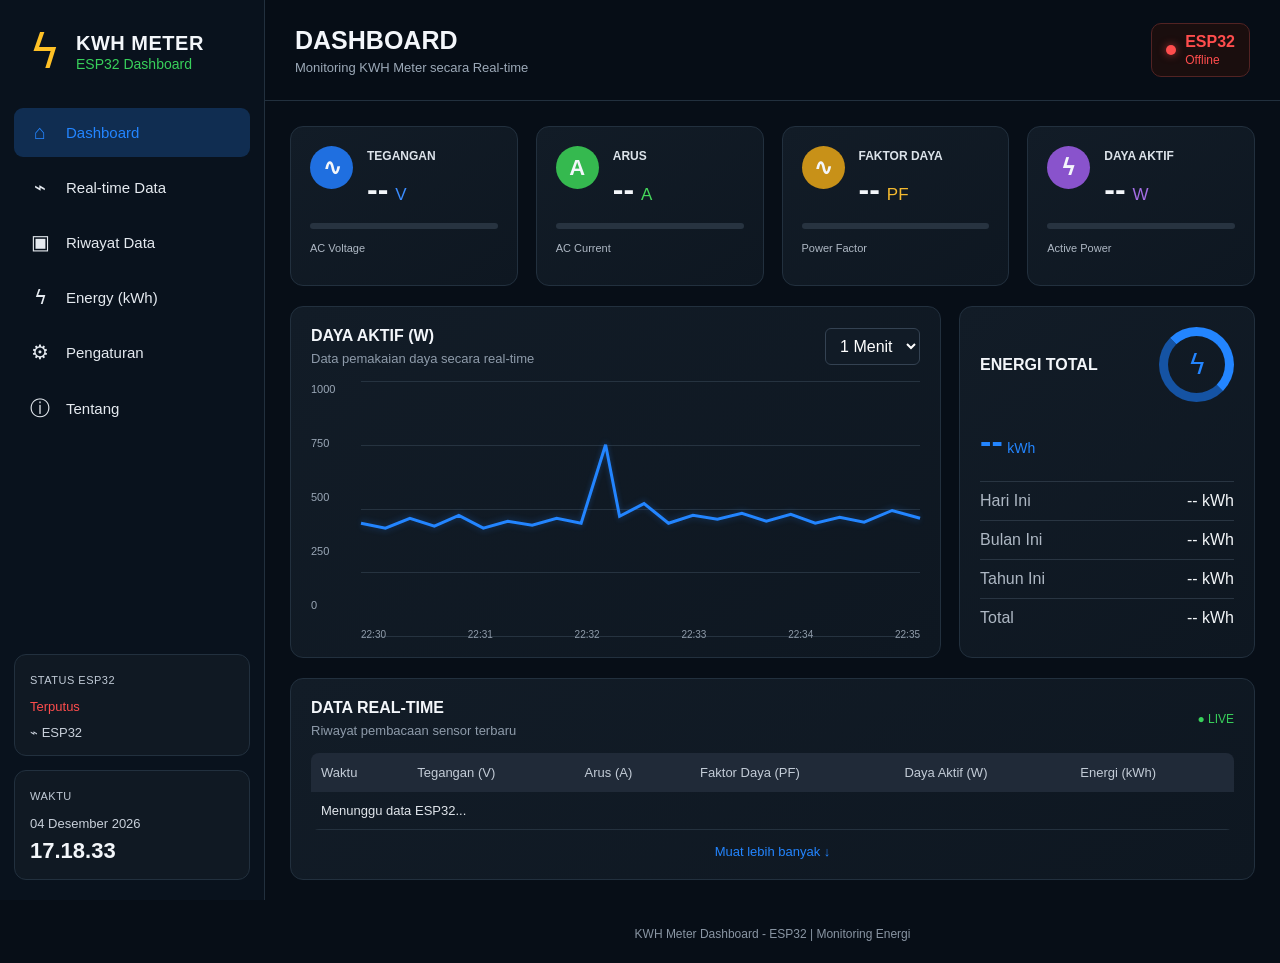
<file: kwh_meter/data/index.html>
<!DOCTYPE html>
<html lang="id">
<head>
<meta charset="UTF-8">
<meta name="viewport" content="width=device-width,initial-scale=1.0">
<title>Dashboard - KWH Meter</title>
<link rel="stylesheet" href="style.css">
</head>
<body>
<div class="sidebar-overlay" id="sidebarOverlay"></div>
<div class="app">
<aside class="sidebar">
  <div class="brand"><div class="brand-icon">ϟ</div><div><h2>KWH METER</h2><span>ESP32 Dashboard</span></div></div>
  <nav><a class="nav-item active" href="index.html"><span class="nav-icon">⌂</span><span>Dashboard</span></a><a class="nav-item " href="real-time.html"><span class="nav-icon">⌁</span><span>Real-time Data</span></a><a class="nav-item " href="riwayat.html"><span class="nav-icon">▣</span><span>Riwayat Data</span></a><a class="nav-item " href="energy.html"><span class="nav-icon">ϟ</span><span>Energy (kWh)</span></a><a class="nav-item " href="pengaturan.html"><span class="nav-icon">⚙</span><span>Pengaturan</span></a><a class="nav-item " href="tentang.html"><span class="nav-icon">ⓘ</span><span>Tentang</span></a></nav>
  <div class="sidebar-bottom">
    <div class="side-card">
      <small>STATUS ESP32</small>
      <div class="online" data-connection><i></i> Menghubungkan...</div>
      <p>⌁ <span id="espHost">ESP32</span></p>
    </div>
    <div class="side-card time-card">
      <small>WAKTU</small>
      <p id="sideDate">--</p>
      <strong id="sideTime">--:--:--</strong>
    </div>
  </div>
</aside>
<main class="main">
<header class="header">
  <div class="header-title">
    <button class="menu" aria-label="Buka menu">☰</button>
    <div><h1>DASHBOARD</h1><p>Monitoring KWH Meter secara Real-time</p></div>
  </div>
  <div class="esp-status" id="espStatus"><i></i><div><strong>ESP32</strong><span id="connectionStatus">Menghubungkan...</span></div></div>
</header>
<section class="content">
<div class="metrics">
<div class="metric-card voltage"><div class="metric-icon">∿</div><div class="metric-info"><span>TEGANGAN</span><div><strong id="voltage">--</strong><b>V</b></div></div><div class="meter"><span></span></div><small>AC Voltage</small></div>
<div class="metric-card current"><div class="metric-icon">A</div><div class="metric-info"><span>ARUS</span><div><strong id="current">--</strong><b>A</b></div></div><div class="meter"><span></span></div><small>AC Current</small></div>
<div class="metric-card pf"><div class="metric-icon">∿</div><div class="metric-info"><span>FAKTOR DAYA</span><div><strong id="powerFactor">--</strong><b>PF</b></div></div><div class="meter"><span></span></div><small>Power Factor</small></div>
<div class="metric-card power"><div class="metric-icon">ϟ</div><div class="metric-info"><span>DAYA AKTIF</span><div><strong id="activePower">--</strong><b>W</b></div></div><div class="meter"><span></span></div><small>Active Power</small></div>
</div>
<div class="middle-grid">
<div class="panel chart-panel"><div class="panel-header"><div><h2>DAYA AKTIF (W)</h2><p>Data pemakaian daya secara real-time</p></div><select><option>1 Menit</option><option>5 Menit</option><option>1 Jam</option></select></div>
<div class="chart"><div class="y-labels"><span>1000</span><span>750</span><span>500</span><span>250</span><span>0</span></div><div class="graph">
<div class="grid-line g1"></div><div class="grid-line g2"></div><div class="grid-line g3"></div><div class="grid-line g4"></div><div class="grid-line g5"></div>
<svg viewBox="0 0 800 260" preserveAspectRatio="none"><polyline points="0,145 35,150 70,140 105,148 140,137 175,150 210,143 245,147 280,140 315,145 350,65 370,138 405,125 440,145 475,137 510,141 545,135 580,143 615,136 650,145 685,139 720,144 760,132 800,140"/></svg>
<div class="x-labels"><span>22:30</span><span>22:31</span><span>22:32</span><span>22:33</span><span>22:34</span><span>22:35</span></div>
</div></div></div>
<div class="panel energy-panel"><div class="panel-header"><h2>ENERGI TOTAL</h2><div class="energy-ring">ϟ</div></div>
<div class="energy-value"><strong id="energyTotal">--</strong> <span>kWh</span></div>
<div class="energy-list"><div><span>Hari Ini</span><b id="energyToday">-- kWh</b></div><div><span>Bulan Ini</span><b id="energyMonth">-- kWh</b></div><div><span>Tahun Ini</span><b id="energyYear">-- kWh</b></div><div><span>Total</span><b id="energyTotalSide">-- kWh</b></div></div></div>
</div>
<div class="panel table-panel"><div class="panel-header"><div><h2>DATA REAL-TIME</h2><p>Riwayat pembacaan sensor terbaru</p></div><span class="live-badge">● LIVE</span></div>
<div class="table-wrap"><table><thead><tr><th>Waktu</th><th>Tegangan (V)</th><th>Arus (A)</th><th>Faktor Daya (PF)</th><th>Daya Aktif (W)</th><th>Energi (kWh)</th></tr></thead>
<tbody id="historyBody" data-live-rows="true"><tr><td colspan="6">Menunggu data ESP32...</td></tr></tbody></table></div><button class="more">Muat lebih banyak ↓</button></div>
</section>
<footer>KWH Meter Dashboard - ESP32 | Monitoring Energi</footer>
</main></div>
<script src="script.js"></script>
</body></html>
</file>
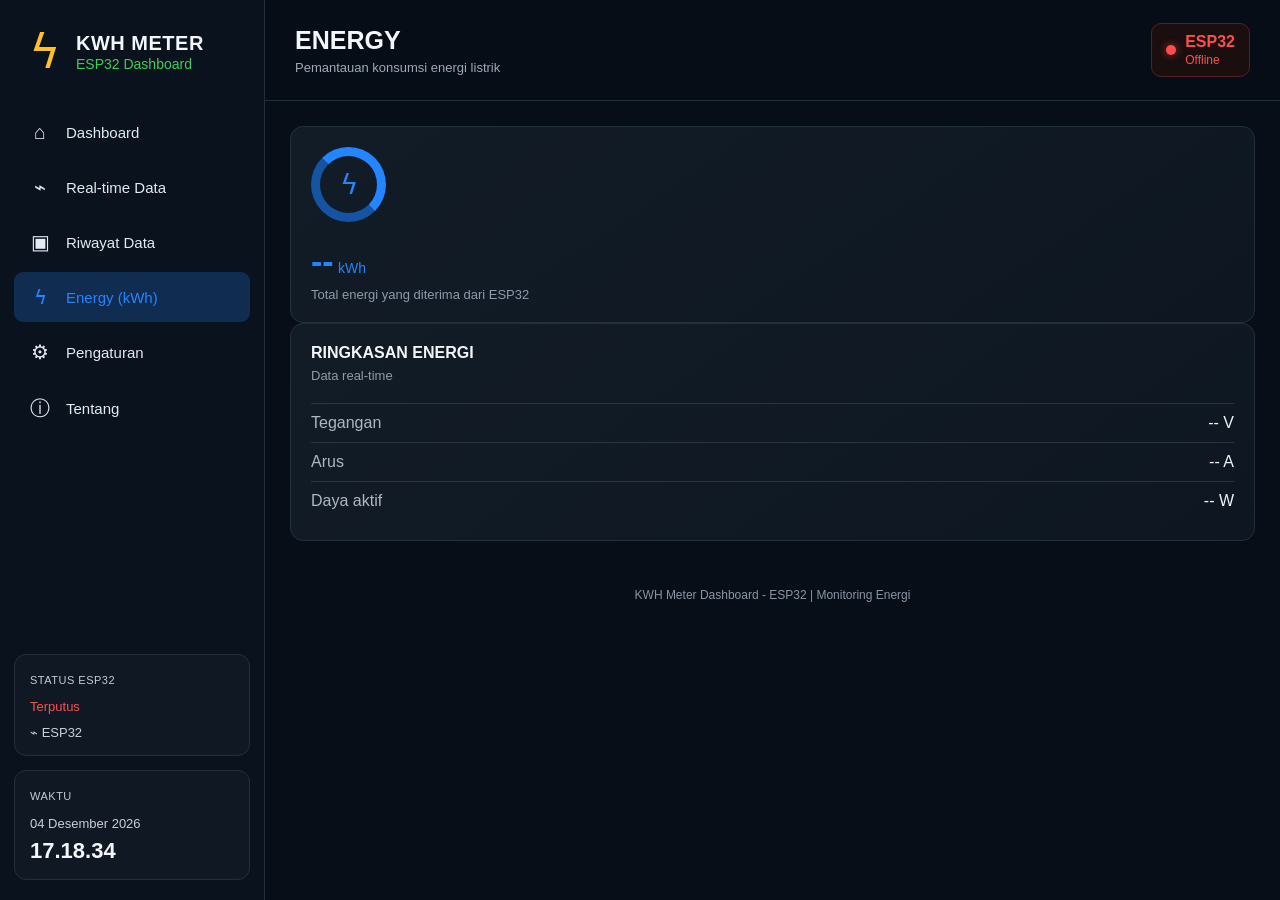
<file: kwh_meter/data/energy.html>
<!DOCTYPE html>
<html lang="id">
<head>
<meta charset="UTF-8">
<meta name="viewport" content="width=device-width,initial-scale=1.0">
<title>Energy - KWH Meter</title>
<link rel="stylesheet" href="style.css">
</head>
<body>
<div class="sidebar-overlay" id="sidebarOverlay"></div>
<div class="app">
<aside class="sidebar">
  <div class="brand"><div class="brand-icon">ϟ</div><div><h2>KWH METER</h2><span>ESP32 Dashboard</span></div></div>
  <nav><a class="nav-item " href="index.html"><span class="nav-icon">⌂</span><span>Dashboard</span></a><a class="nav-item " href="real-time.html"><span class="nav-icon">⌁</span><span>Real-time Data</span></a><a class="nav-item " href="riwayat.html"><span class="nav-icon">▣</span><span>Riwayat Data</span></a><a class="nav-item active" href="energy.html"><span class="nav-icon">ϟ</span><span>Energy (kWh)</span></a><a class="nav-item " href="pengaturan.html"><span class="nav-icon">⚙</span><span>Pengaturan</span></a><a class="nav-item " href="tentang.html"><span class="nav-icon">ⓘ</span><span>Tentang</span></a></nav>
  <div class="sidebar-bottom">
    <div class="side-card">
      <small>STATUS ESP32</small>
      <div class="online" data-connection><i></i> Menghubungkan...</div>
      <p>⌁ <span id="espHost">ESP32</span></p>
    </div>
    <div class="side-card time-card">
      <small>WAKTU</small>
      <p id="sideDate">--</p>
      <strong id="sideTime">--:--:--</strong>
    </div>
  </div>
</aside>
<main class="main">
<header class="header">
  <div class="header-title">
    <button class="menu" aria-label="Buka menu">☰</button>
    <div><h1>ENERGY</h1><p>Pemantauan konsumsi energi listrik</p></div>
  </div>
  <div class="esp-status" id="espStatus"><i></i><div><strong>ESP32</strong><span id="connectionStatus">Menghubungkan...</span></div></div>
</header>
<section class="content">
<div class="panel energy-page"><div class="ring">ϟ</div><div class="energy-value"><strong id="energy">--</strong> <span>kWh</span></div><p class="muted">Total energi yang diterima dari ESP32</p></div>
<div class="panel"><div class="panel-header"><div><h2>RINGKASAN ENERGI</h2><p>Data real-time</p></div></div>
<div class="energy-list"><div><span>Tegangan</span><b id="energyVoltage">-- V</b></div><div><span>Arus</span><b id="energyCurrent">-- A</b></div><div><span>Daya aktif</span><b id="energyPower">-- W</b></div></div></div>
</section>
<footer>KWH Meter Dashboard - ESP32 | Monitoring Energi</footer>
</main></div>
<script src="script.js"></script>
</body></html>
</file>
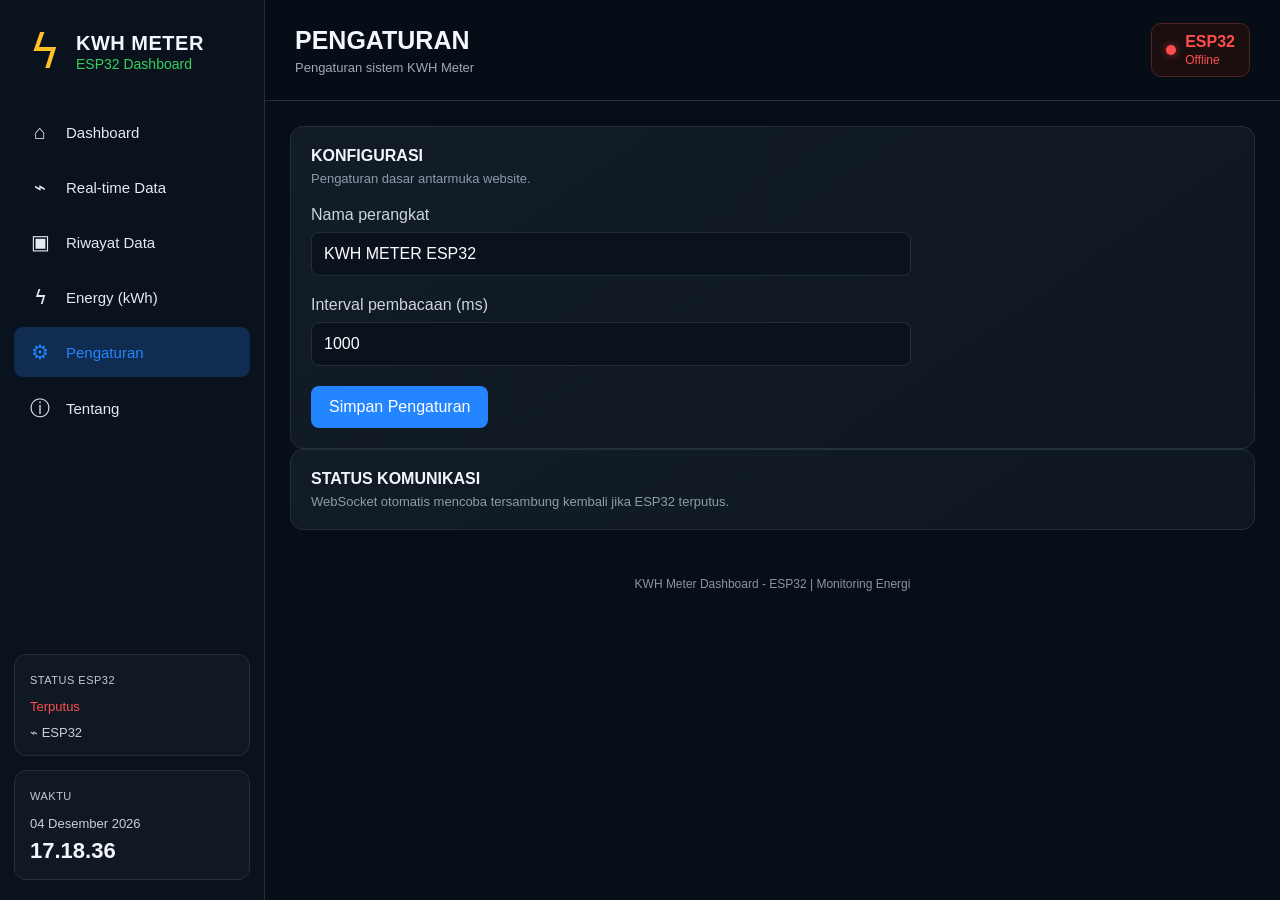
<file: kwh_meter/data/pengaturan.html>
<!DOCTYPE html>
<html lang="id">
<head>
<meta charset="UTF-8">
<meta name="viewport" content="width=device-width,initial-scale=1.0">
<title>Pengaturan - KWH Meter</title>
<link rel="stylesheet" href="style.css">
</head>
<body>
<div class="sidebar-overlay" id="sidebarOverlay"></div>
<div class="app">
<aside class="sidebar">
  <div class="brand"><div class="brand-icon">ϟ</div><div><h2>KWH METER</h2><span>ESP32 Dashboard</span></div></div>
  <nav><a class="nav-item " href="index.html"><span class="nav-icon">⌂</span><span>Dashboard</span></a><a class="nav-item " href="real-time.html"><span class="nav-icon">⌁</span><span>Real-time Data</span></a><a class="nav-item " href="riwayat.html"><span class="nav-icon">▣</span><span>Riwayat Data</span></a><a class="nav-item " href="energy.html"><span class="nav-icon">ϟ</span><span>Energy (kWh)</span></a><a class="nav-item active" href="pengaturan.html"><span class="nav-icon">⚙</span><span>Pengaturan</span></a><a class="nav-item " href="tentang.html"><span class="nav-icon">ⓘ</span><span>Tentang</span></a></nav>
  <div class="sidebar-bottom">
    <div class="side-card">
      <small>STATUS ESP32</small>
      <div class="online" data-connection><i></i> Menghubungkan...</div>
      <p>⌁ <span id="espHost">ESP32</span></p>
    </div>
    <div class="side-card time-card">
      <small>WAKTU</small>
      <p id="sideDate">--</p>
      <strong id="sideTime">--:--:--</strong>
    </div>
  </div>
</aside>
<main class="main">
<header class="header">
  <div class="header-title">
    <button class="menu" aria-label="Buka menu">☰</button>
    <div><h1>PENGATURAN</h1><p>Pengaturan sistem KWH Meter</p></div>
  </div>
  <div class="esp-status" id="espStatus"><i></i><div><strong>ESP32</strong><span id="connectionStatus">Menghubungkan...</span></div></div>
</header>
<section class="content">
<div class="panel settings"><h2>KONFIGURASI</h2><p>Pengaturan dasar antarmuka website.</p>
<label>Nama perangkat<input id="deviceName" value="KWH METER ESP32"></label>
<label>Interval pembacaan (ms)<input id="interval" type="number" value="1000" min="100"></label>
<button onclick="saveSettings()">Simpan Pengaturan</button><span id="saveInfo"></span></div>
<div class="panel"><h2>STATUS KOMUNIKASI</h2><p>WebSocket otomatis mencoba tersambung kembali jika ESP32 terputus.</p></div>
</section>
<footer>KWH Meter Dashboard - ESP32 | Monitoring Energi</footer>
</main></div>
<script src="script.js"></script>
</body></html>
</file>
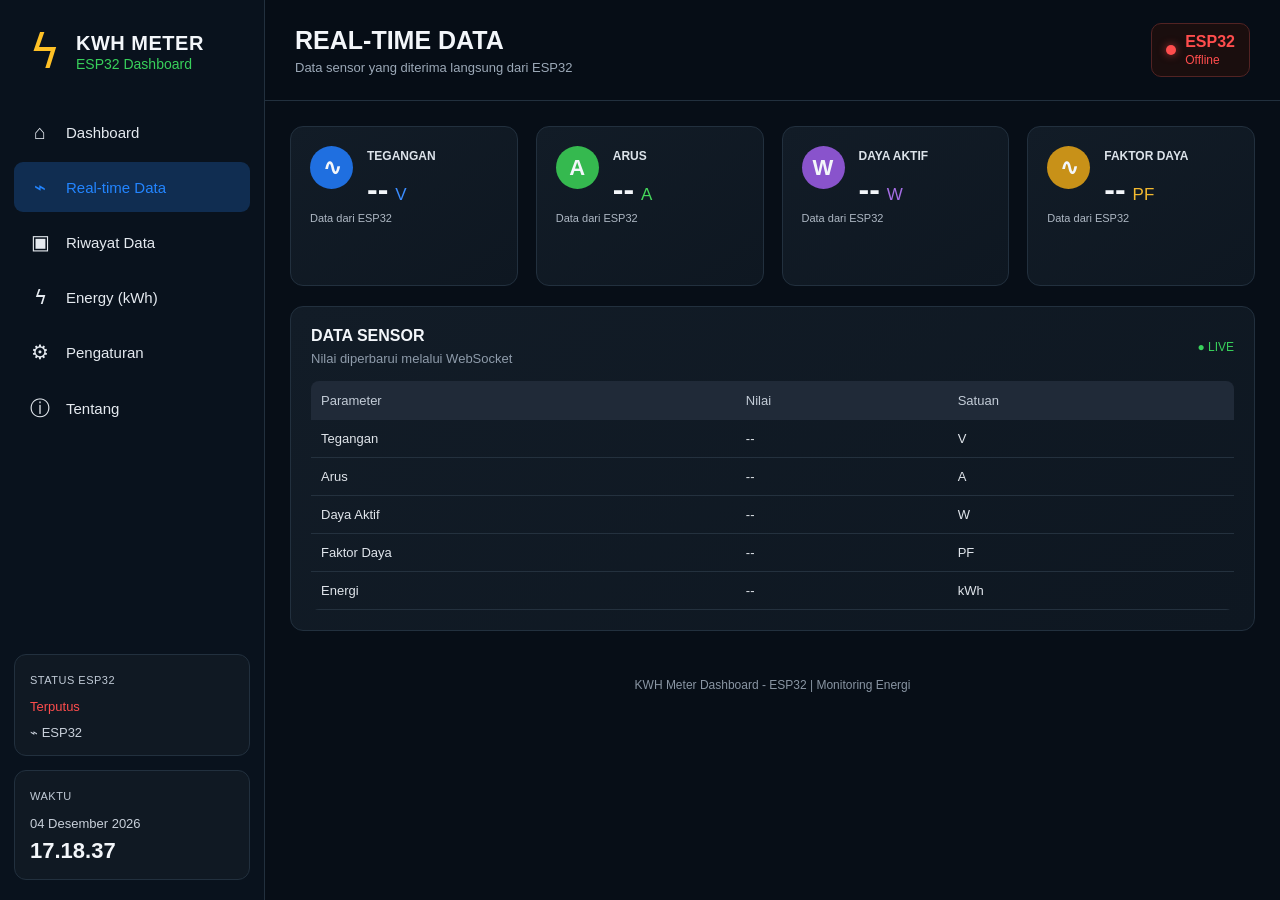
<file: kwh_meter/data/real-time.html>
<!DOCTYPE html>
<html lang="id">
<head>
<meta charset="UTF-8">
<meta name="viewport" content="width=device-width,initial-scale=1.0">
<title>Real-time Data - KWH Meter</title>
<link rel="stylesheet" href="style.css">
</head>
<body>
<div class="sidebar-overlay" id="sidebarOverlay"></div>
<div class="app">
<aside class="sidebar">
  <div class="brand"><div class="brand-icon">ϟ</div><div><h2>KWH METER</h2><span>ESP32 Dashboard</span></div></div>
  <nav><a class="nav-item " href="index.html"><span class="nav-icon">⌂</span><span>Dashboard</span></a><a class="nav-item active" href="real-time.html"><span class="nav-icon">⌁</span><span>Real-time Data</span></a><a class="nav-item " href="riwayat.html"><span class="nav-icon">▣</span><span>Riwayat Data</span></a><a class="nav-item " href="energy.html"><span class="nav-icon">ϟ</span><span>Energy (kWh)</span></a><a class="nav-item " href="pengaturan.html"><span class="nav-icon">⚙</span><span>Pengaturan</span></a><a class="nav-item " href="tentang.html"><span class="nav-icon">ⓘ</span><span>Tentang</span></a></nav>
  <div class="sidebar-bottom">
    <div class="side-card">
      <small>STATUS ESP32</small>
      <div class="online" data-connection><i></i> Menghubungkan...</div>
      <p>⌁ <span id="espHost">ESP32</span></p>
    </div>
    <div class="side-card time-card">
      <small>WAKTU</small>
      <p id="sideDate">--</p>
      <strong id="sideTime">--:--:--</strong>
    </div>
  </div>
</aside>
<main class="main">
<header class="header">
  <div class="header-title">
    <button class="menu" aria-label="Buka menu">☰</button>
    <div><h1>REAL-TIME DATA</h1><p>Data sensor yang diterima langsung dari ESP32</p></div>
  </div>
  <div class="esp-status" id="espStatus"><i></i><div><strong>ESP32</strong><span id="connectionStatus">Menghubungkan...</span></div></div>
</header>
<section class="content">
<div class="metrics">
<div class="metric-card voltage"><div class="metric-icon">∿</div><div class="metric-info"><span>TEGANGAN</span><div><strong id="voltage">--</strong><b>V</b></div></div><small>Data dari ESP32</small></div>
<div class="metric-card current"><div class="metric-icon">A</div><div class="metric-info"><span>ARUS</span><div><strong id="current">--</strong><b>A</b></div></div><small>Data dari ESP32</small></div>
<div class="metric-card power"><div class="metric-icon">W</div><div class="metric-info"><span>DAYA AKTIF</span><div><strong id="activePower">--</strong><b>W</b></div></div><small>Data dari ESP32</small></div>
<div class="metric-card pf"><div class="metric-icon">∿</div><div class="metric-info"><span>FAKTOR DAYA</span><div><strong id="powerFactor">--</strong><b>PF</b></div></div><small>Data dari ESP32</small></div>
</div>
<div class="panel table-panel"><div class="panel-header"><div><h2>DATA SENSOR</h2><p>Nilai diperbarui melalui WebSocket</p></div><span class="live-badge">● LIVE</span></div>
<div class="table-wrap"><table><thead><tr><th>Parameter</th><th>Nilai</th><th>Satuan</th></tr></thead><tbody>
<tr><td>Tegangan</td><td id="tVoltage">--</td><td>V</td></tr><tr><td>Arus</td><td id="tCurrent">--</td><td>A</td></tr><tr><td>Daya Aktif</td><td id="tPower">--</td><td>W</td></tr><tr><td>Faktor Daya</td><td id="tPf">--</td><td>PF</td></tr><tr><td>Energi</td><td id="tEnergy">--</td><td>kWh</td></tr>
</tbody></table></div></div>
</section>
<footer>KWH Meter Dashboard - ESP32 | Monitoring Energi</footer>
</main></div>
<script src="script.js"></script>
</body></html>
</file>
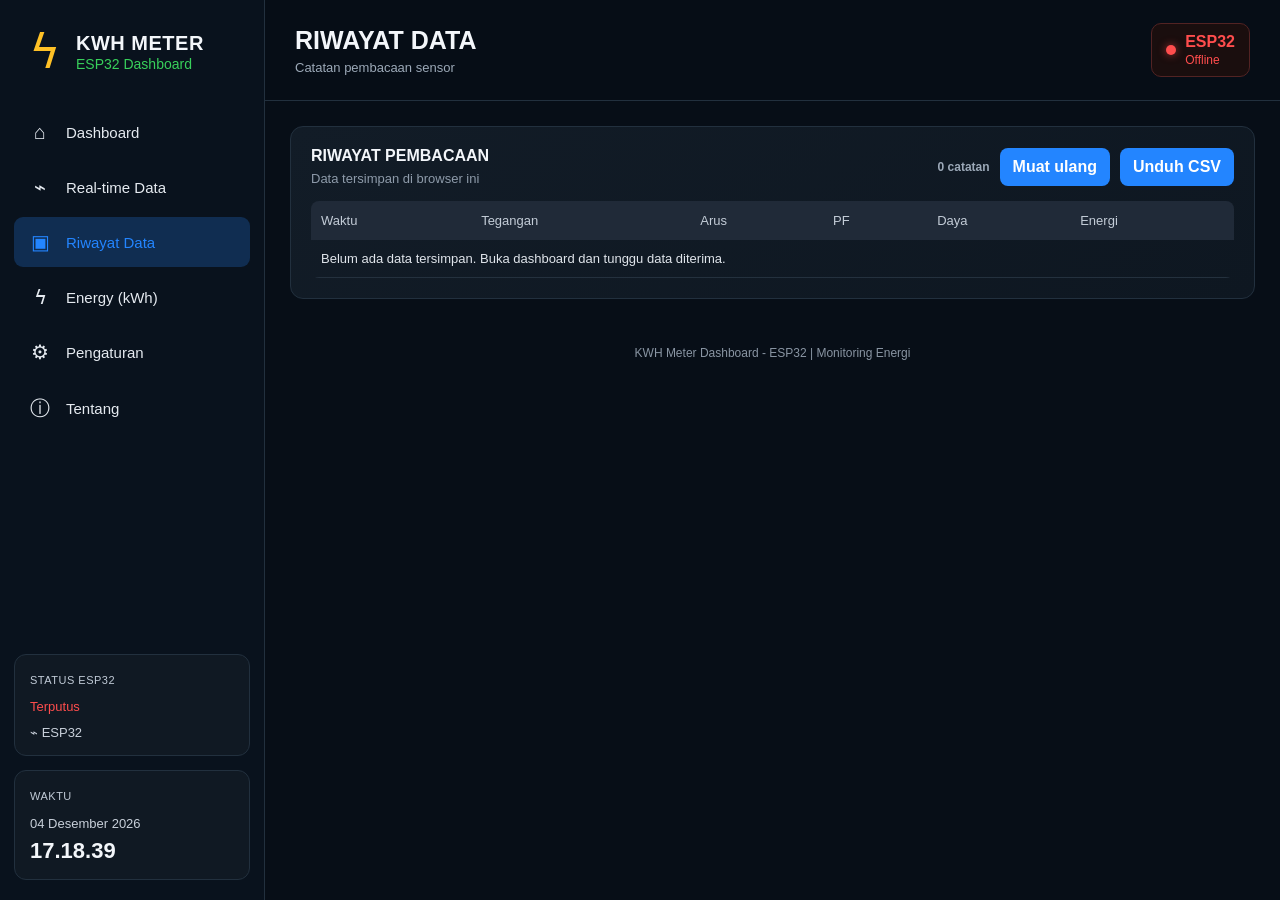
<file: kwh_meter/data/riwayat.html>
<!DOCTYPE html>
<html lang="id">
<head>
<meta charset="UTF-8">
<meta name="viewport" content="width=device-width,initial-scale=1.0">
<title>Riwayat Data - KWH Meter</title>
<link rel="stylesheet" href="style.css">
</head>
<body>
<div class="sidebar-overlay" id="sidebarOverlay"></div>
<div class="app">
<aside class="sidebar">
  <div class="brand"><div class="brand-icon">ϟ</div><div><h2>KWH METER</h2><span>ESP32 Dashboard</span></div></div>
  <nav><a class="nav-item " href="index.html"><span class="nav-icon">⌂</span><span>Dashboard</span></a><a class="nav-item " href="real-time.html"><span class="nav-icon">⌁</span><span>Real-time Data</span></a><a class="nav-item active" href="riwayat.html"><span class="nav-icon">▣</span><span>Riwayat Data</span></a><a class="nav-item " href="energy.html"><span class="nav-icon">ϟ</span><span>Energy (kWh)</span></a><a class="nav-item " href="pengaturan.html"><span class="nav-icon">⚙</span><span>Pengaturan</span></a><a class="nav-item " href="tentang.html"><span class="nav-icon">ⓘ</span><span>Tentang</span></a></nav>
  <div class="sidebar-bottom">
    <div class="side-card">
      <small>STATUS ESP32</small>
      <div class="online" data-connection><i></i> Menghubungkan...</div>
      <p>⌁ <span id="espHost">ESP32</span></p>
    </div>
    <div class="side-card time-card">
      <small>WAKTU</small>
      <p id="sideDate">--</p>
      <strong id="sideTime">--:--:--</strong>
    </div>
  </div>
</aside>
<main class="main">
<header class="header">
  <div class="header-title">
    <button class="menu" aria-label="Buka menu">☰</button>
    <div><h1>RIWAYAT DATA</h1><p>Catatan pembacaan sensor</p></div>
  </div>
  <div class="esp-status" id="espStatus"><i></i><div><strong>ESP32</strong><span id="connectionStatus">Menghubungkan...</span></div></div>
</header>
<section class="content">
<div class="panel"><div class="panel-header"><div><h2>RIWAYAT PEMBACAAN</h2><p>Data tersimpan di browser ini</p></div>
<div class="history-actions"><strong id="historyCount">0 catatan</strong><button class="history-btn" id="refreshHistory">Muat ulang</button><button class="history-btn" id="exportCsv">Unduh CSV</button></div></div>
<div class="table-wrap"><table><thead><tr><th>Waktu</th><th>Tegangan</th><th>Arus</th><th>PF</th><th>Daya</th><th>Energi</th></tr></thead>
<tbody id="historyBody"><tr><td colspan="6">Memuat riwayat tersimpan...</td></tr></tbody></table></div></div>
</section>
<footer>KWH Meter Dashboard - ESP32 | Monitoring Energi</footer>
</main></div>
<script src="script.js"></script>
</body></html>
</file>
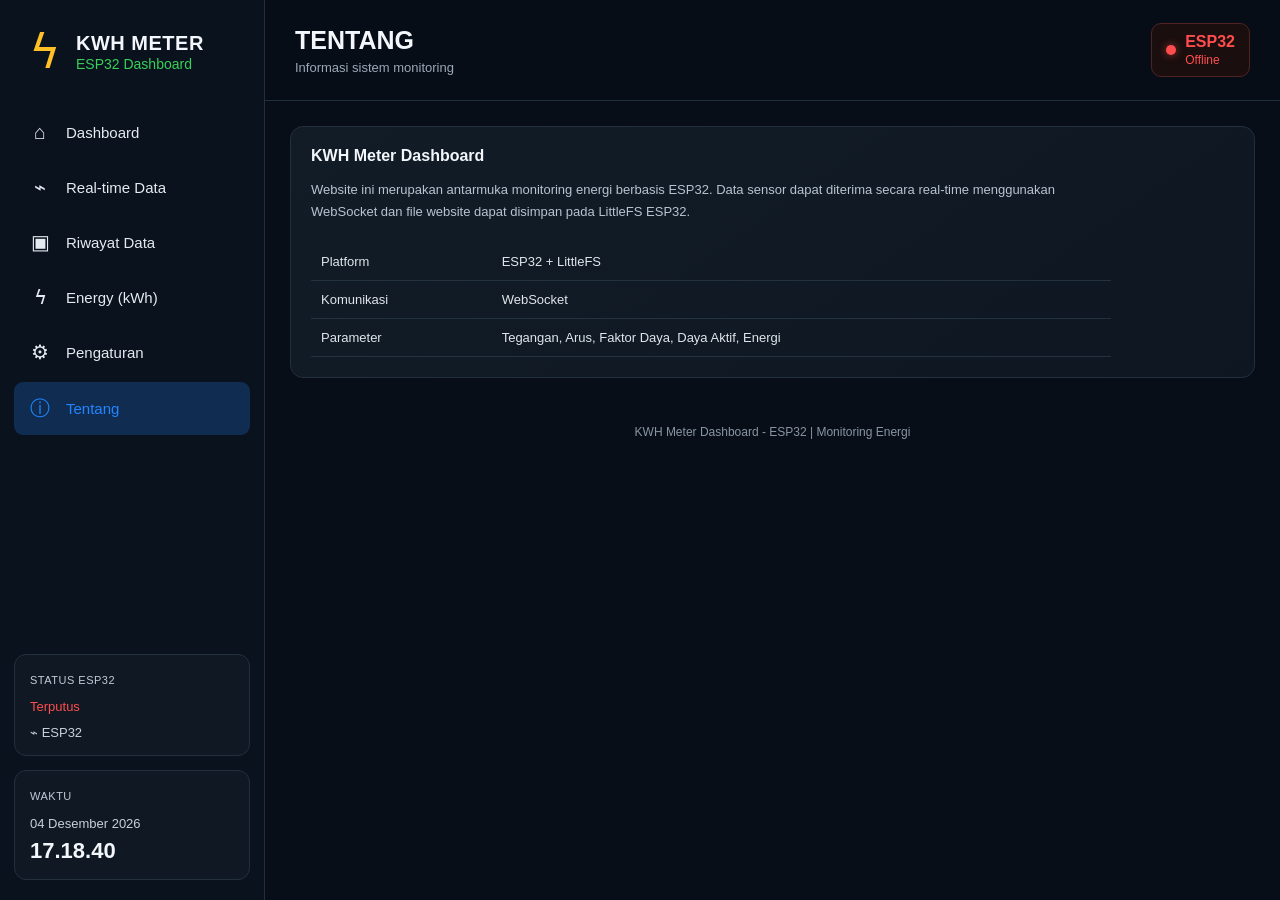
<file: kwh_meter/data/tentang.html>
<!DOCTYPE html>
<html lang="id">
<head>
<meta charset="UTF-8">
<meta name="viewport" content="width=device-width,initial-scale=1.0">
<title>Tentang - KWH Meter</title>
<link rel="stylesheet" href="style.css">
</head>
<body>
<div class="sidebar-overlay" id="sidebarOverlay"></div>
<div class="app">
<aside class="sidebar">
  <div class="brand"><div class="brand-icon">ϟ</div><div><h2>KWH METER</h2><span>ESP32 Dashboard</span></div></div>
  <nav><a class="nav-item " href="index.html"><span class="nav-icon">⌂</span><span>Dashboard</span></a><a class="nav-item " href="real-time.html"><span class="nav-icon">⌁</span><span>Real-time Data</span></a><a class="nav-item " href="riwayat.html"><span class="nav-icon">▣</span><span>Riwayat Data</span></a><a class="nav-item " href="energy.html"><span class="nav-icon">ϟ</span><span>Energy (kWh)</span></a><a class="nav-item " href="pengaturan.html"><span class="nav-icon">⚙</span><span>Pengaturan</span></a><a class="nav-item active" href="tentang.html"><span class="nav-icon">ⓘ</span><span>Tentang</span></a></nav>
  <div class="sidebar-bottom">
    <div class="side-card">
      <small>STATUS ESP32</small>
      <div class="online" data-connection><i></i> Menghubungkan...</div>
      <p>⌁ <span id="espHost">ESP32</span></p>
    </div>
    <div class="side-card time-card">
      <small>WAKTU</small>
      <p id="sideDate">--</p>
      <strong id="sideTime">--:--:--</strong>
    </div>
  </div>
</aside>
<main class="main">
<header class="header">
  <div class="header-title">
    <button class="menu" aria-label="Buka menu">☰</button>
    <div><h1>TENTANG</h1><p>Informasi sistem monitoring</p></div>
  </div>
  <div class="esp-status" id="espStatus"><i></i><div><strong>ESP32</strong><span id="connectionStatus">Menghubungkan...</span></div></div>
</header>
<section class="content">
<div class="panel about"><h2>KWH Meter Dashboard</h2><p>Website ini merupakan antarmuka monitoring energi berbasis ESP32. Data sensor dapat diterima secara real-time menggunakan WebSocket dan file website dapat disimpan pada LittleFS ESP32.</p>
<table class="info-table"><tbody><tr><td>Platform</td><td>ESP32 + LittleFS</td></tr><tr><td>Komunikasi</td><td>WebSocket</td></tr><tr><td>Parameter</td><td>Tegangan, Arus, Faktor Daya, Daya Aktif, Energi</td></tr></tbody></table></div>
</section>
<footer>KWH Meter Dashboard - ESP32 | Monitoring Energi</footer>
</main></div>
<script src="script.js"></script>
</body></html>
</file>
<file: kwh_meter/data/style.css>
*{box-sizing:border-box;margin:0;padding:0}
:root{
 --bg:#070e17;--sidebar:#09121d;--panel:#101923;--panel2:#121d29;
 --border:#22303e;--text:#f3f6fa;--muted:#9ca9b8;--blue:#2385ff;
 --green:#38d05b;--yellow:#f5b82e;--purple:#9b5de5;--danger:#ff4d4d;
}
html{scroll-behavior:smooth}
body{font-family:Arial,Helvetica,sans-serif;background:var(--bg);color:var(--text);min-height:100vh;overflow-x:hidden}
button,input,select{font:inherit}
.app{display:flex;min-height:100vh}

/* SIDEBAR */
.sidebar{position:fixed;inset:0 auto 0 0;width:265px;z-index:1000;border-right:1px solid var(--border);background:var(--sidebar);padding:28px 14px 20px;display:flex;flex-direction:column;overflow-y:auto}
.brand{display:flex;align-items:center;gap:15px;padding:0 15px 32px}
.brand-icon{font-size:48px;line-height:1;color:#ffc126}
.brand h2{font-size:20px;letter-spacing:.5px}
.brand span{color:var(--green);font-size:14px}
.sidebar nav{display:flex;flex-direction:column;gap:5px}
.nav-item{color:#e5eaf0;text-decoration:none;padding:13px 15px;border-radius:9px;display:flex;align-items:center;gap:15px;font-size:15px;transition:.2s}
.nav-item .nav-icon{width:22px;text-align:center;font-size:20px}
.nav-item:hover,.nav-item.active{background:#102d51;color:var(--blue)}
.sidebar-bottom{margin-top:auto}
.side-card{border:1px solid var(--border);background:var(--panel);border-radius:12px;padding:15px;margin-top:14px}
.side-card small{color:#c1cbd7;font-size:11px;letter-spacing:.5px}
.side-card p{color:#c8d0da;margin-top:8px;font-size:13px}
.online{color:var(--green);margin:11px 0;font-size:13px}
.online i,.esp-status i{display:inline-block;width:10px;height:10px;border-radius:50%;background:var(--green);margin-right:8px;box-shadow:0 0 9px rgba(56,208,91,.7)}
.offline i{background:var(--danger);box-shadow:0 0 9px rgba(255,77,77,.6)}
.offline{color:var(--danger)}
.time-card p{margin:12px 0 7px}.time-card strong{font-size:22px}

/* MAIN */
.main{margin-left:265px;flex:1;min-width:0}
.header{height:101px;border-bottom:1px solid var(--border);display:flex;align-items:center;justify-content:space-between;padding:0 30px;position:sticky;top:0;background:rgba(7,14,23,.94);backdrop-filter:blur(10px);z-index:20}
.header-title{display:flex;align-items:center;gap:14px;min-width:0}
.header h1{font-size:25px}.header p{color:var(--muted);margin-top:5px;font-size:13px}
.menu{display:none;border:0;background:transparent;color:var(--text);font-size:27px;cursor:pointer;padding:4px}
.esp-status{display:flex;align-items:center;gap:9px;border:1px solid #164f32;background:#0c1817;border-radius:10px;padding:9px 14px;white-space:nowrap}
.esp-status i{margin:0}.esp-status strong,.esp-status span{display:block}.esp-status span{color:var(--green);font-size:12px;margin-top:2px}
.esp-status.offline{border-color:#522323;background:#1a0e0e}

/* CONTENT */
.content{padding:25px;max-width:1600px;margin:auto}
.metrics{display:grid;grid-template-columns:repeat(4,minmax(0,1fr));gap:18px}
.metric-card,.panel{border:1px solid var(--border);background:linear-gradient(145deg,#121c27,#0e1721);border-radius:13px}
.metric-card{padding:19px;min-height:160px}
.metric-icon{width:43px;height:43px;border-radius:50%;display:flex;align-items:center;justify-content:center;font-weight:bold;font-size:22px;float:left;margin-right:14px}
.voltage .metric-icon{background:#1f6fe0}.current .metric-icon{background:#35b94f}.pf .metric-icon{background:#c89118}.power .metric-icon{background:#8953cc}
.metric-info span{font-size:12px;font-weight:bold;color:#dce3ea}.metric-info div{margin-top:7px;white-space:nowrap}
.metric-info strong{font-size:32px}.metric-info b{font-size:17px;margin-left:7px;font-weight:normal}
.voltage .metric-info b{color:#3b8dff}.current .metric-info b{color:#45d75b}.pf .metric-info b{color:#f3b92f}.power .metric-info b{color:#a46de4}
.meter{clear:both;height:6px;background:#273340;border-radius:10px;margin:15px 0 9px;overflow:hidden}.meter span{display:block;height:100%;border-radius:inherit;width:0;transition:width .35s}
.voltage .meter span{background:var(--blue)}.current .meter span{background:#43ca58}.pf .meter span{background:#f2b62e}.power .meter span{background:#9958df}
.metric-card small{color:#aeb8c4;font-size:11px}
.middle-grid{display:grid;grid-template-columns:minmax(0,2.2fr) minmax(270px,1fr);gap:18px;margin-top:20px}
.panel{padding:20px}.panel-header{display:flex;justify-content:space-between;align-items:center;gap:15px}.panel-header h2,.panel>h2{font-size:16px}.panel-header p,.panel>p{color:#8e9baa;margin-top:6px;font-size:13px}
.panel-header select{background:#111b26;color:white;border:1px solid #344252;padding:8px 10px;border-radius:6px}
.chart{display:flex;height:255px;margin-top:15px}.y-labels{width:42px;display:flex;flex-direction:column;justify-content:space-between;padding:2px 0 25px;color:#9aa7b6;font-size:11px}.graph{position:relative;flex:1;margin-left:8px}
.grid-line{position:absolute;left:0;right:0;border-top:1px solid #263340}.g1{top:0}.g2{top:25%}.g3{top:50%}.g4{top:75%}.g5{top:100%}
.graph svg{position:absolute;width:100%;height:100%;left:0;top:0;overflow:visible}.graph polyline{fill:none;stroke:var(--blue);stroke-width:3;vector-effect:non-scaling-stroke;filter:drop-shadow(0 0 4px rgba(35,133,255,.35))}
.x-labels{position:absolute;left:0;right:0;bottom:-4px;display:flex;justify-content:space-between;color:#8f9ba9;font-size:10px}
.energy-panel{min-height:330px}.energy-ring,.ring{width:75px;height:75px;border:9px solid #1553a3;border-top-color:var(--blue);border-right-color:var(--blue);border-radius:50%;display:flex;align-items:center;justify-content:center;color:var(--blue);font-size:28px}
.energy-value{margin-top:20px;color:var(--blue)}.energy-value strong{font-size:34px}.energy-value span{font-size:14px}
.energy-list{margin-top:20px}.energy-list div{display:flex;justify-content:space-between;padding:10px 0;border-top:1px solid #293542;color:#aeb8c4}.energy-list b{color:#f1f4f7;font-weight:normal}
.table-panel{margin-top:20px}.live-badge{color:var(--green);font-size:12px}.table-wrap{overflow-x:auto;margin-top:15px;border-radius:8px}
table{width:100%;border-collapse:collapse;min-width:720px}th{text-align:left;background:#202a38;color:#c3ccd7;font-weight:normal;padding:12px 10px;font-size:13px}td{border-bottom:1px solid #24313e;padding:11px 10px;color:#e0e5eb;font-size:13px}tbody tr:hover{background:#111f2d}
.more{display:block;margin:14px auto 0;border:0;background:transparent;color:var(--blue);font-size:13px;cursor:pointer}
footer{text-align:center;color:#8995a3;padding:22px;font-size:12px}
.settings label{display:block;color:#cbd4df;margin:20px 0;max-width:600px}.settings input{display:block;width:100%;margin-top:8px;padding:12px;border:1px solid var(--border);border-radius:8px;background:#09121d;color:white;outline:none}.settings input:focus{border-color:var(--blue)}
.settings button{padding:12px 18px;border:0;border-radius:8px;background:var(--blue);color:white;cursor:pointer}.settings #saveInfo{margin-left:10px;color:var(--green)}
.about p{line-height:1.7;margin:14px 0 20px;max-width:800px;color:#b9c3cf}.info-table{max-width:800px}
.energy-page .ring{margin-bottom:15px}.muted{color:var(--muted);font-size:13px}

/* OVERLAY */
.sidebar-overlay{display:none;position:fixed;inset:0;background:rgba(0,0,0,.62);z-index:900;backdrop-filter:blur(2px)}
body.menu-open{overflow:hidden}

/* TABLET */
@media(max-width:1100px){
 .sidebar{width:230px}.main{margin-left:230px}.metrics{grid-template-columns:repeat(2,minmax(0,1fr))}
 .content{padding:20px}.middle-grid{grid-template-columns:1fr}.energy-panel{min-height:0}
}

/* MOBILE */
@media(max-width:800px){
 .sidebar{width:265px;transform:translateX(-100%);transition:transform .28s ease;box-shadow:10px 0 35px rgba(0,0,0,.35)}
 .sidebar.open{transform:translateX(0)}.sidebar-overlay.show{display:block}
 .main{margin-left:0}.menu{display:block}.header{height:78px;padding:0 17px}.header h1{font-size:20px}.header p{font-size:11px}
 .content{padding:15px}.metrics{grid-template-columns:repeat(2,minmax(0,1fr));gap:12px}
 .metric-card{min-height:145px;padding:15px}.metric-info strong{font-size:28px}.metric-icon{width:39px;height:39px;font-size:20px}
 .esp-status{padding:8px 10px}.esp-status span{font-size:11px}.chart{height:220px}
}
@media(max-width:560px){
 .header p{display:none}.esp-status{padding:7px 9px}.esp-status strong{font-size:11px}.esp-status span{font-size:10px}
 .metrics{grid-template-columns:1fr}.metric-card{min-height:132px}
 .middle-grid{gap:12px}.panel{padding:15px}.panel-header h2,.panel>h2{font-size:14px}
 .panel-header p,.panel>p{font-size:11px}.content{padding:12px}.chart{height:200px}.y-labels{width:35px}
 .energy-value strong{font-size:30px}footer{padding:18px 10px}
}
@media(max-width:380px){
 .header{padding:0 11px}.header h1{font-size:17px}.esp-status{display:none}.content{padding:9px}.metric-info strong{font-size:26px}
}

/* Riwayat data dan ekspor CSV */
.history-actions{display:flex;align-items:center;gap:10px;flex-wrap:wrap}
.history-actions strong{font-size:12px;color:var(--muted)}
.history-btn{border:0;border-radius:8px;padding:10px 13px;background:var(--blue);color:white;font-weight:700;cursor:pointer}
.history-btn:hover{filter:brightness(1.1)}
@media(max-width:650px){.history-actions{width:100%}.history-btn{flex:1}}
</file>
